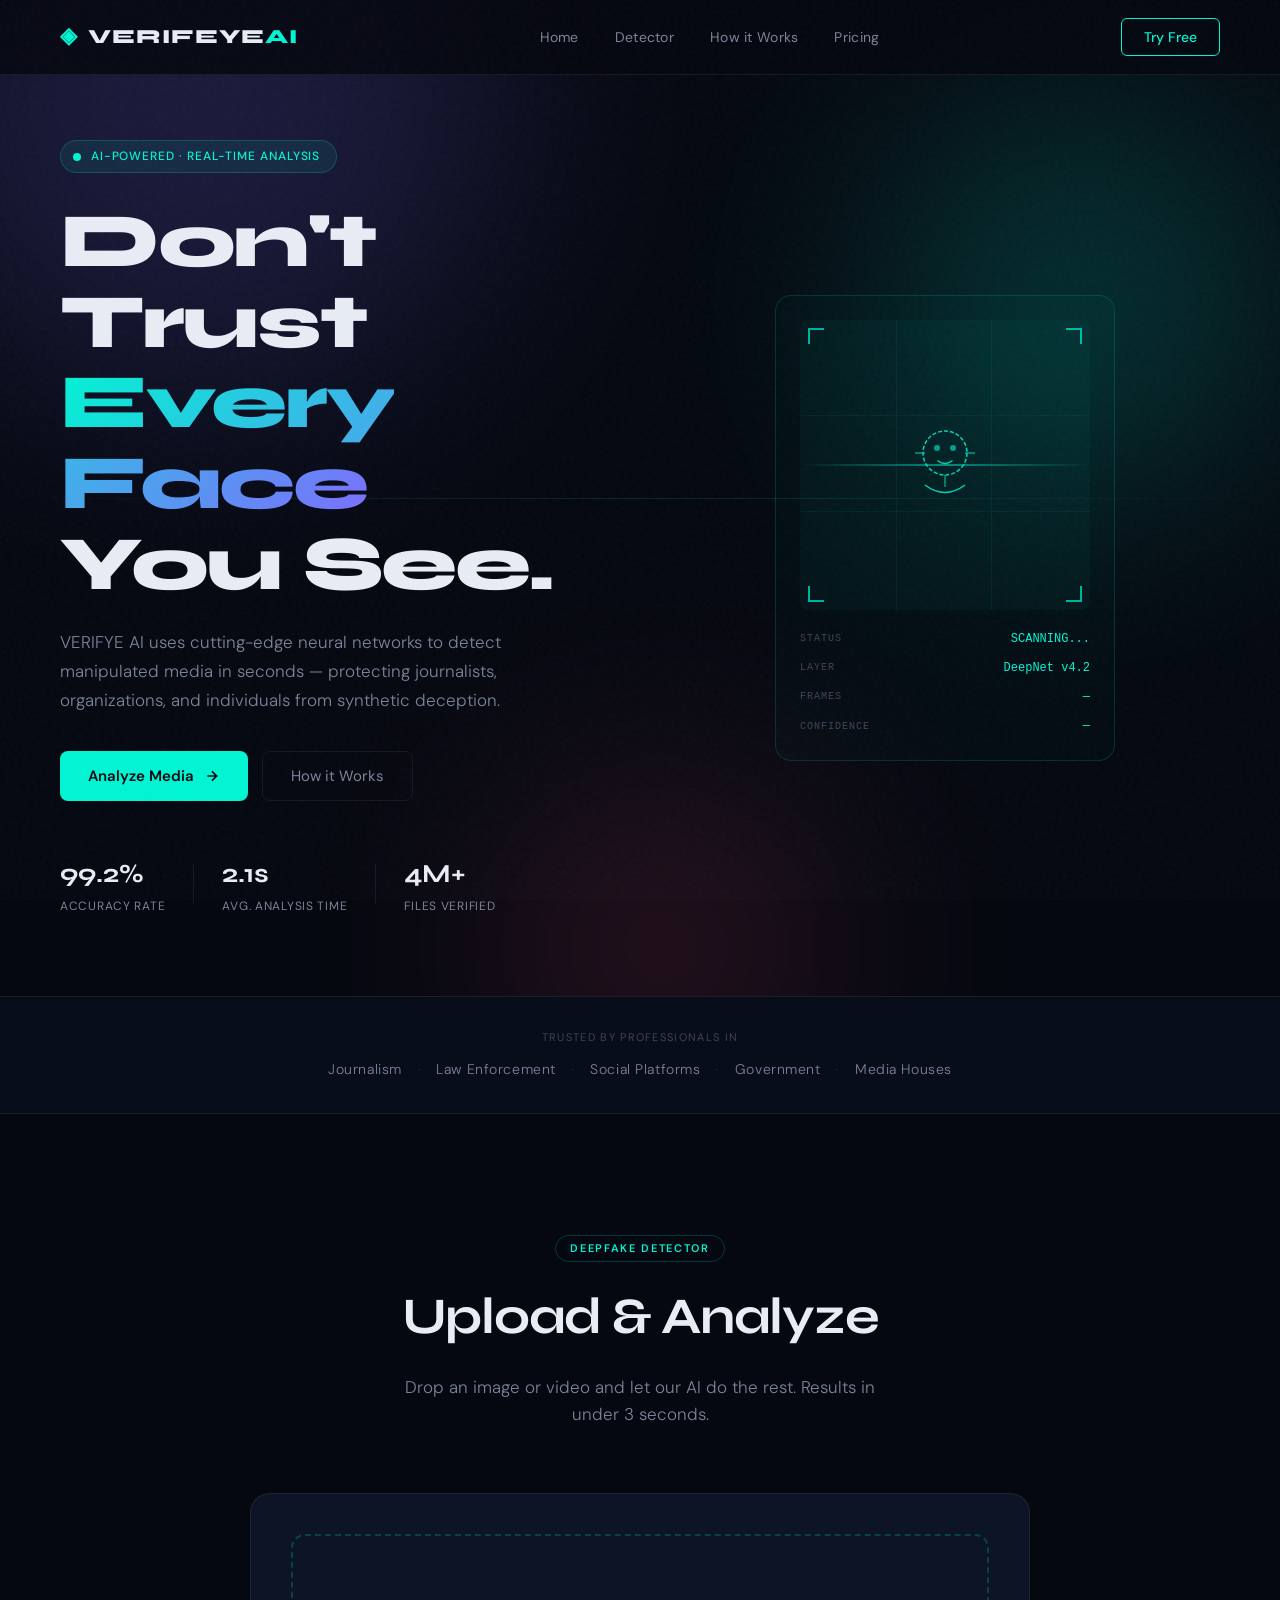
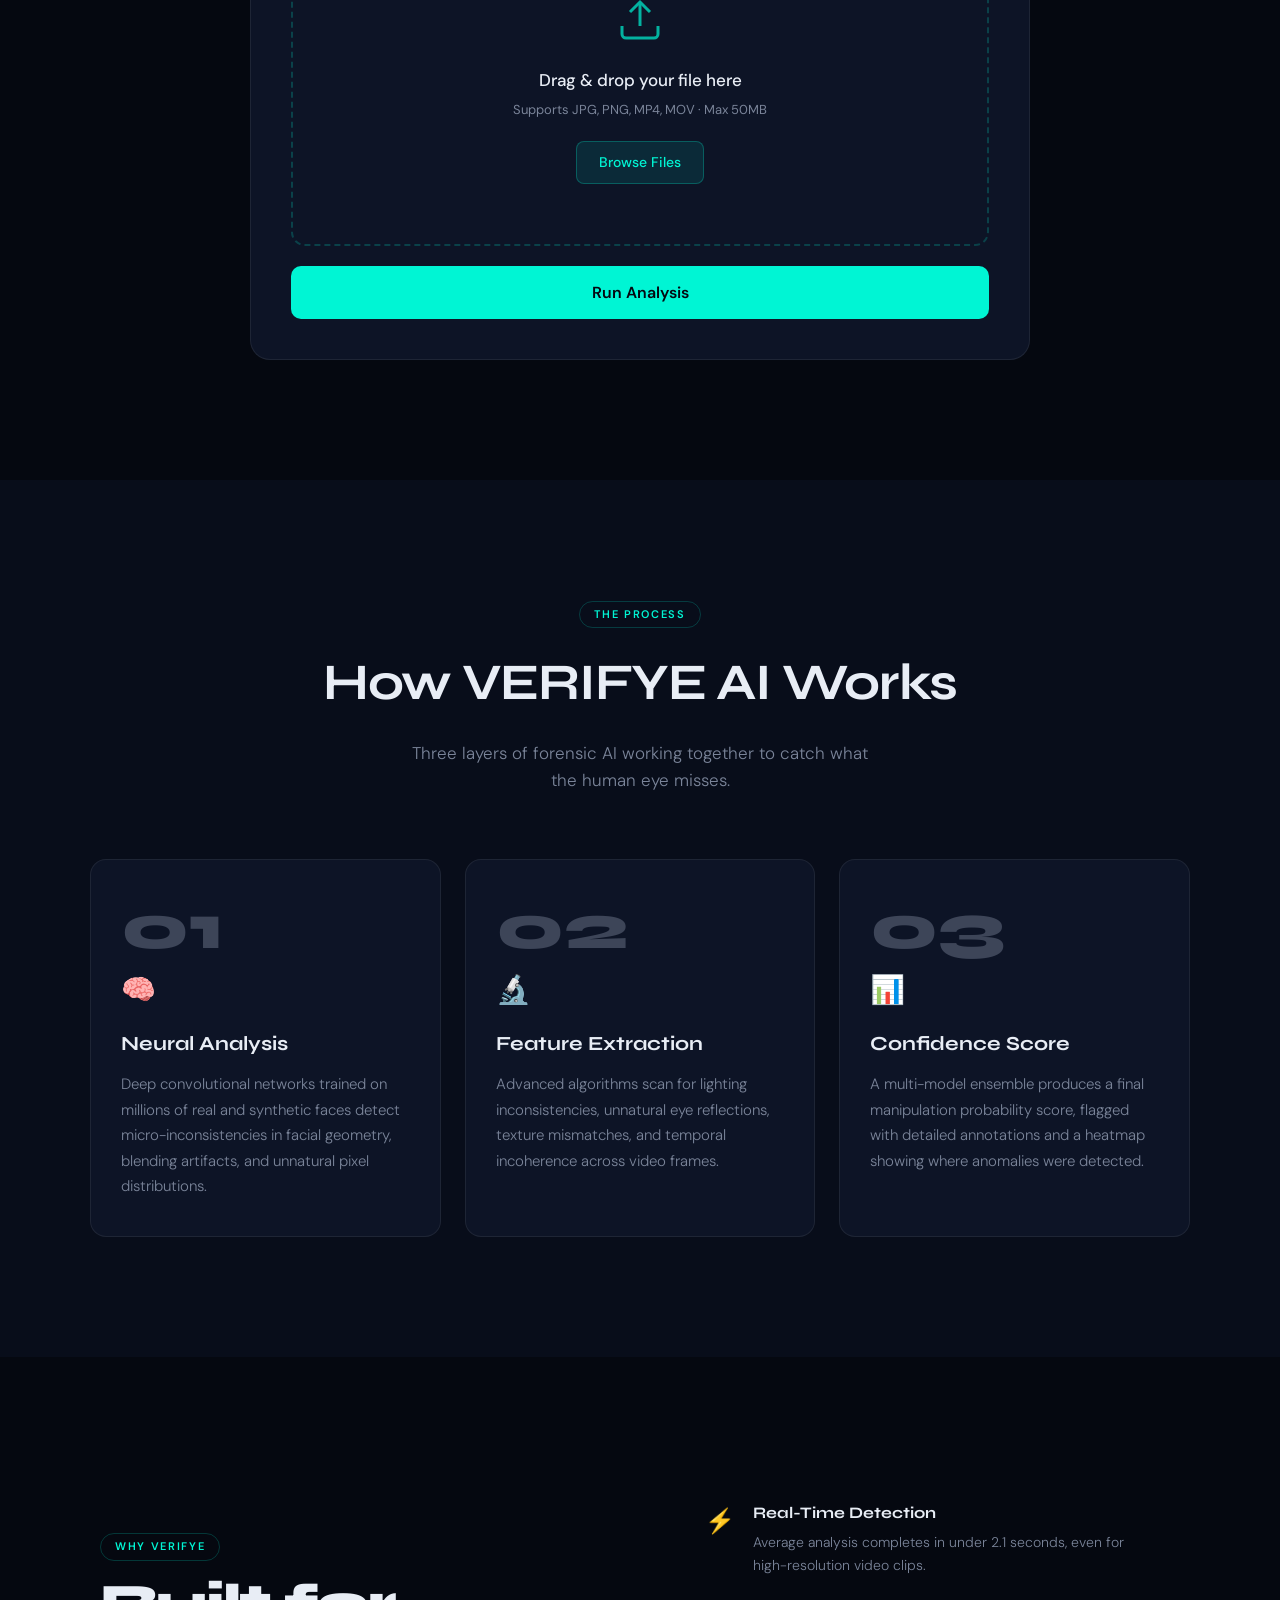
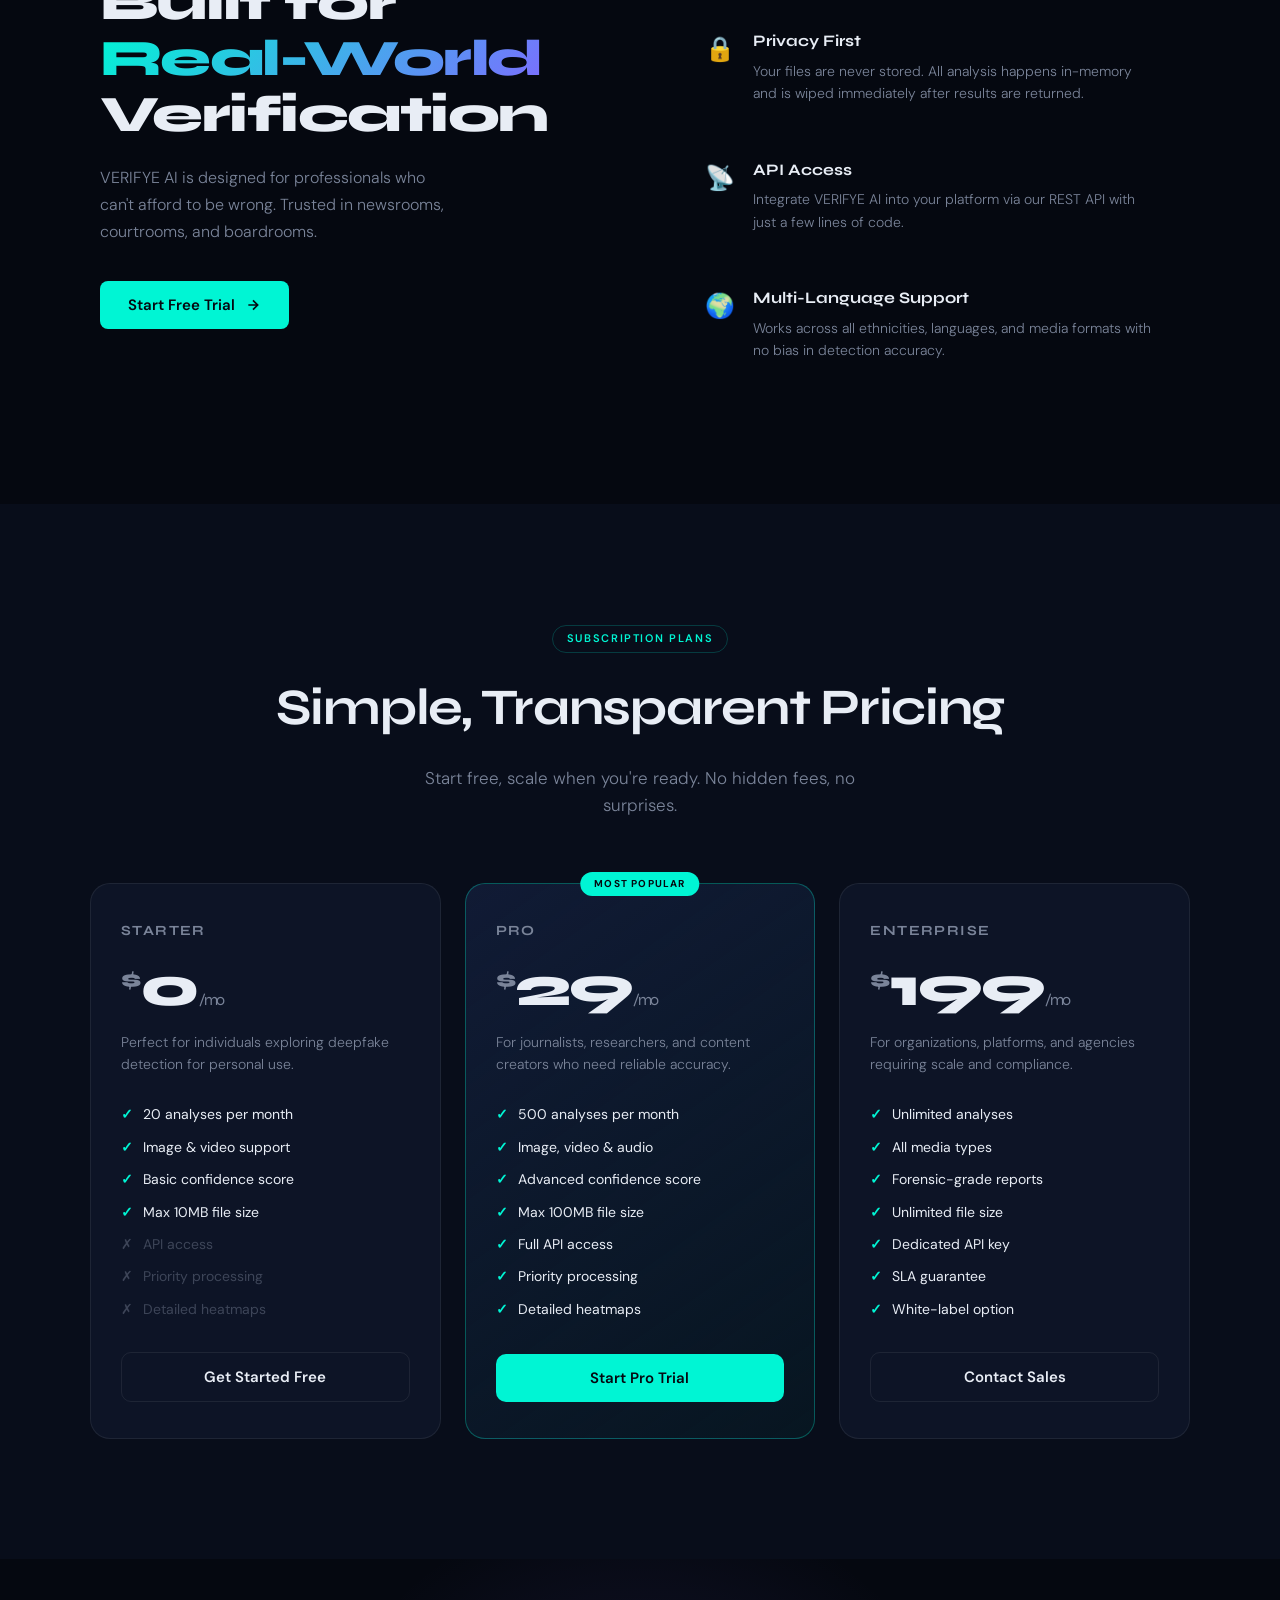
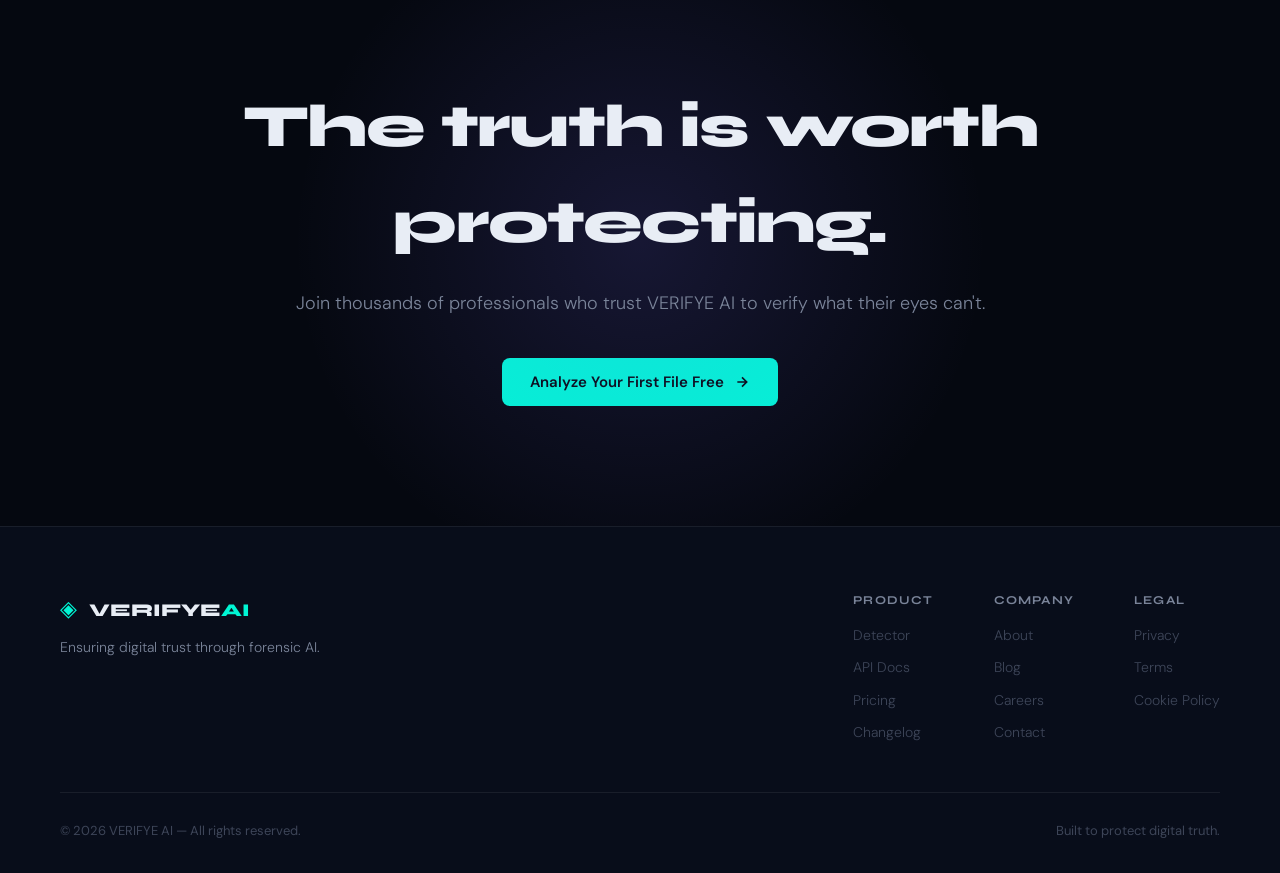
<file: frontend/index.html>
<!doctype html>
<html lang="en">
	<head>
		<title>VERIFYE AI — Deepfake Detection</title>
		<link rel="stylesheet" href="style.css" />
		<link
			href="https://fonts.googleapis.com/css2?family=Syne:wght@400;600;700;800&family=DM+Sans:ital,wght@0,300;0,400;0,500;1,300&display=swap"
			rel="stylesheet"
		/>
	</head>
	<body>
		<!-- NOISE OVERLAY -->
		<div class="noise"></div>

		<!-- NAVBAR -->
		<nav id="navbar">
			<div class="nav-logo">
				<span class="logo-icon">◈</span>
				<span>VERIFEYE<em>AI</em></span>
			</div>
			<ul class="nav-links">
				<li><a href="#">Home</a></li>
				<li><a href="#upload">Detector</a></li>
				<li><a href="#how">How it Works</a></li>
				<li><a href="#pricing">Pricing</a></li>
			</ul>
			<button
				class="nav-cta"
				onclick="
					document
						.getElementById('upload')
						.scrollIntoView({ behavior: 'smooth' })
				"
			>
				Try Free
			</button>
		</nav>

		<!-- HERO -->
		<section class="hero">
			<div class="hero-bg">
				<div class="orb orb1"></div>
				<div class="orb orb2"></div>
				<div class="orb orb3"></div>
				<div class="scan-line"></div>
			</div>
			<div class="hero-content">
				<div class="hero-badge">
					<span class="pulse-dot"></span>
					AI-Powered · Real-Time Analysis
				</div>
				<h1>
					Don't Trust<br />
					<span class="gradient-text">Every Face</span><br />
					You See.
				</h1>
				<p class="hero-sub">
					VERIFYE AI uses cutting-edge neural networks to detect
					manipulated media in seconds — protecting journalists,
					organizations, and individuals from synthetic deception.
				</p>
				<div class="hero-actions">
					<button
						class="btn-primary"
						onclick="
							document
								.getElementById('upload')
								.scrollIntoView({ behavior: 'smooth' })
						"
					>
						<span>Analyze Media</span>
						<svg
							width="16"
							height="16"
							viewBox="0 0 24 24"
							fill="none"
							stroke="currentColor"
							stroke-width="2.5"
						>
							<path d="M5 12h14M12 5l7 7-7 7" />
						</svg>
					</button>
					<button
						class="btn-ghost"
						onclick="
							document
								.getElementById('how')
								.scrollIntoView({ behavior: 'smooth' })
						"
					>
						How it Works
					</button>
				</div>
				<div class="hero-stats">
					<div class="stat">
						<span class="stat-num">99.2%</span
						><span class="stat-label">Accuracy Rate</span>
					</div>
					<div class="stat-divider"></div>
					<div class="stat">
						<span class="stat-num">2.1s</span
						><span class="stat-label">Avg. Analysis Time</span>
					</div>
					<div class="stat-divider"></div>
					<div class="stat">
						<span class="stat-num">4M+</span
						><span class="stat-label">Files Verified</span>
					</div>
				</div>
			</div>
			<div class="hero-visual">
				<div class="scan-frame">
					<div class="face-grid">
						<div class="face-placeholder">
							<div class="face-lines">
								<div class="fl fl1"></div>
								<div class="fl fl2"></div>
								<div class="fl fl3"></div>
								<div class="fl fl4"></div>
							</div>
							<div class="scan-beam"></div>
							<div class="face-icon">
								<svg
									viewBox="0 0 100 100"
									fill="none"
									xmlns="http://www.w3.org/2000/svg"
								>
									<circle
										cx="50"
										cy="38"
										r="22"
										stroke="#00f5d4"
										stroke-width="1.5"
										stroke-dasharray="4 2"
									/>
									<line
										x1="20"
										y1="38"
										x2="30"
										y2="38"
										stroke="#00f5d4"
										stroke-width="1"
									/>
									<line
										x1="70"
										y1="38"
										x2="80"
										y2="38"
										stroke="#00f5d4"
										stroke-width="1"
									/>
									<circle
										cx="42"
										cy="33"
										r="3"
										fill="#00f5d4"
										opacity="0.7"
									/>
									<circle
										cx="58"
										cy="33"
										r="3"
										fill="#00f5d4"
										opacity="0.7"
									/>
									<path
										d="M43 46 Q50 51 57 46"
										stroke="#00f5d4"
										stroke-width="1.5"
										stroke-linecap="round"
									/>
									<path
										d="M30 70 Q50 85 70 70"
										stroke="#00f5d4"
										stroke-width="1.5"
										fill="none"
									/>
									<line
										x1="50"
										y1="60"
										x2="50"
										y2="72"
										stroke="#00f5d4"
										stroke-width="1"
									/>
								</svg>
							</div>
							<div class="corner-tl"></div>
							<div class="corner-tr"></div>
							<div class="corner-bl"></div>
							<div class="corner-br"></div>
						</div>
					</div>
					<div class="scan-data">
						<div class="data-row">
							<span class="data-label">STATUS</span
							><span class="data-val scanning">SCANNING...</span>
						</div>
						<div class="data-row">
							<span class="data-label">LAYER</span
							><span class="data-val">DeepNet v4.2</span>
						</div>
						<div class="data-row">
							<span class="data-label">FRAMES</span
							><span class="data-val">—</span>
						</div>
						<div class="data-row">
							<span class="data-label">CONFIDENCE</span
							><span class="data-val">—</span>
						</div>
					</div>
				</div>
			</div>
		</section>

		<!-- TRUSTED BY -->
		<section class="trusted">
			<p class="trusted-label">Trusted by professionals in</p>
			<div class="trusted-logos">
				<span>Journalism</span>
				<span>·</span>
				<span>Law Enforcement</span>
				<span>·</span>
				<span>Social Platforms</span>
				<span>·</span>
				<span>Government</span>
				<span>·</span>
				<span>Media Houses</span>
			</div>
		</section>

		<!-- UPLOAD SECTION -->
		<section id="upload" class="upload-section">
			<div class="section-header">
				<div class="section-tag">DEEPFAKE DETECTOR</div>
				<h2>Upload & Analyze</h2>
				<p>
					Drop an image or video and let our AI do the rest. Results
					in under 3 seconds.
				</p>
			</div>
			<div class="upload-card">
				<div
					class="upload-zone"
					id="dropZone"
					onclick="document.getElementById('fileInput').click()"
				>
					<div class="upload-icon">
						<svg
							width="48"
							height="48"
							viewBox="0 0 24 24"
							fill="none"
							stroke="currentColor"
							stroke-width="1.5"
						>
							<path d="M21 15v4a2 2 0 01-2 2H5a2 2 0 01-2-2v-4" />
							<polyline points="17 8 12 3 7 8" />
							<line x1="12" y1="3" x2="12" y2="15" />
						</svg>
					</div>
					<p class="upload-text">Drag & drop your file here</p>
					<p class="upload-sub">
						Supports JPG, PNG, MP4, MOV · Max 50MB
					</p>
					<div class="upload-btn-inner">Browse Files</div>
					<input
						type="file"
						id="fileInput"
						accept="image/*,video/*"
						style="display: none"
						onchange="handleFile(this)"
					/>
				</div>
				<div
					id="file-preview"
					class="file-preview"
					style="display: none"
				>
					<div class="file-info">
						<span class="file-icon">📄</span>
						<span id="file-name"></span>
						<button class="remove-file" onclick="removeFile()">
							✕
						</button>
					</div>
				</div>
				<button type="button" class="btn-analyze" id="analyzeBtn">
					<span class="btn-text">Run Analysis</span>
					<span class="btn-loader" style="display: none">
						<svg
							class="spinner"
							width="18"
							height="18"
							viewBox="0 0 24 24"
							fill="none"
							stroke="currentColor"
							stroke-width="2.5"
						>
							<path
								d="M12 2v4M12 18v4M4.93 4.93l2.83 2.83M16.24 16.24l2.83 2.83M2 12h4M18 12h4M4.93 19.07l2.83-2.83M16.24 7.76l2.83-2.83"
							/>
						</svg>
						Analyzing...
					</span>
				</button>
				<div id="result" class="result-box" style="display: none"></div>
			</div>
		</section>

		<!-- HOW IT WORKS -->
		<section id="how" class="how-section">
			<div class="section-header">
				<div class="section-tag">THE PROCESS</div>
				<h2>How VERIFYE AI Works</h2>
				<p>
					Three layers of forensic AI working together to catch what
					the human eye misses.
				</p>
			</div>
			<div class="steps-grid">
				<div class="step-card">
					<div class="step-num">01</div>
					<div class="step-icon">🧠</div>
					<h3>Neural Analysis</h3>
					<p>
						Deep convolutional networks trained on millions of real
						and synthetic faces detect micro-inconsistencies in
						facial geometry, blending artifacts, and unnatural pixel
						distributions.
					</p>
					<div class="step-line"></div>
				</div>
				<div class="step-card">
					<div class="step-num">02</div>
					<div class="step-icon">🔬</div>
					<h3>Feature Extraction</h3>
					<p>
						Advanced algorithms scan for lighting inconsistencies,
						unnatural eye reflections, texture mismatches, and
						temporal incoherence across video frames.
					</p>
					<div class="step-line"></div>
				</div>
				<div class="step-card">
					<div class="step-num">03</div>
					<div class="step-icon">📊</div>
					<h3>Confidence Score</h3>
					<p>
						A multi-model ensemble produces a final manipulation
						probability score, flagged with detailed annotations and
						a heatmap showing where anomalies were detected.
					</p>
					<div class="step-line"></div>
				</div>
			</div>
		</section>

		<!-- FEATURES -->
		<section class="features-section">
			<div class="features-left">
				<div class="section-tag">WHY VERIFYE</div>
				<h2>
					Built for<br /><span class="gradient-text">Real-World</span
					><br />Verification
				</h2>
				<p>
					VERIFYE AI is designed for professionals who can't afford to
					be wrong. Trusted in newsrooms, courtrooms, and boardrooms.
				</p>
				<button
					class="btn-primary"
					onclick="
						document
							.getElementById('upload')
							.scrollIntoView({ behavior: 'smooth' })
					"
				>
					<span>Start Free Trial</span>
					<svg
						width="16"
						height="16"
						viewBox="0 0 24 24"
						fill="none"
						stroke="currentColor"
						stroke-width="2.5"
					>
						<path d="M5 12h14M12 5l7 7-7 7" />
					</svg>
				</button>
			</div>
			<div class="features-right">
				<div class="feature-item">
					<div class="feature-icon">⚡</div>
					<div>
						<h4>Real-Time Detection</h4>
						<p>
							Average analysis completes in under 2.1 seconds,
							even for high-resolution video clips.
						</p>
					</div>
				</div>
				<div class="feature-item">
					<div class="feature-icon">🔒</div>
					<div>
						<h4>Privacy First</h4>
						<p>
							Your files are never stored. All analysis happens
							in-memory and is wiped immediately after results are
							returned.
						</p>
					</div>
				</div>
				<div class="feature-item">
					<div class="feature-icon">📡</div>
					<div>
						<h4>API Access</h4>
						<p>
							Integrate VERIFYE AI into your platform via our REST
							API with just a few lines of code.
						</p>
					</div>
				</div>
				<div class="feature-item">
					<div class="feature-icon">🌍</div>
					<div>
						<h4>Multi-Language Support</h4>
						<p>
							Works across all ethnicities, languages, and media
							formats with no bias in detection accuracy.
						</p>
					</div>
				</div>
			</div>
		</section>

		<!-- PRICING -->
		<section id="pricing" class="pricing-section">
			<div class="section-header">
				<div class="section-tag">SUBSCRIPTION PLANS</div>
				<h2>Simple, Transparent Pricing</h2>
				<p>
					Start free, scale when you're ready. No hidden fees, no
					surprises.
				</p>
			</div>
			<div class="pricing-grid">
				<!-- STARTER -->
				<div class="pricing-card">
					<div class="plan-name">Starter</div>
					<div class="plan-price">
						<span class="price-currency">$</span>0<span
							class="price-period"
							>/mo</span
						>
					</div>
					<p class="plan-desc">
						Perfect for individuals exploring deepfake detection for
						personal use.
					</p>
					<ul class="plan-features">
						<li>
							<span class="check">✓</span> 20 analyses per month
						</li>
						<li>
							<span class="check">✓</span> Image & video support
						</li>
						<li>
							<span class="check">✓</span> Basic confidence score
						</li>
						<li><span class="check">✓</span> Max 10MB file size</li>
						<li><span class="x">✗</span> API access</li>
						<li><span class="x">✗</span> Priority processing</li>
						<li><span class="x">✗</span> Detailed heatmaps</li>
					</ul>
					<button class="plan-btn plan-btn-ghost">
						Get Started Free
					</button>
				</div>

				<!-- PRO (FEATURED) -->
				<div class="pricing-card pricing-featured">
					<div class="plan-badge">MOST POPULAR</div>
					<div class="plan-name">Pro</div>
					<div class="plan-price">
						<span class="price-currency">$</span>29<span
							class="price-period"
							>/mo</span
						>
					</div>
					<p class="plan-desc">
						For journalists, researchers, and content creators who
						need reliable accuracy.
					</p>
					<ul class="plan-features">
						<li>
							<span class="check">✓</span> 500 analyses per month
						</li>
						<li>
							<span class="check">✓</span> Image, video & audio
						</li>
						<li>
							<span class="check">✓</span> Advanced confidence
							score
						</li>
						<li>
							<span class="check">✓</span> Max 100MB file size
						</li>
						<li><span class="check">✓</span> Full API access</li>
						<li>
							<span class="check">✓</span> Priority processing
						</li>
						<li><span class="check">✓</span> Detailed heatmaps</li>
					</ul>
					<button class="plan-btn plan-btn-primary">
						Start Pro Trial
					</button>
				</div>

				<!-- ENTERPRISE -->
				<div class="pricing-card">
					<div class="plan-name">Enterprise</div>
					<div class="plan-price">
						<span class="price-currency">$</span>199<span
							class="price-period"
							>/mo</span
						>
					</div>
					<p class="plan-desc">
						For organizations, platforms, and agencies requiring
						scale and compliance.
					</p>
					<ul class="plan-features">
						<li><span class="check">✓</span> Unlimited analyses</li>
						<li><span class="check">✓</span> All media types</li>
						<li>
							<span class="check">✓</span> Forensic-grade reports
						</li>
						<li>
							<span class="check">✓</span> Unlimited file size
						</li>
						<li><span class="check">✓</span> Dedicated API key</li>
						<li><span class="check">✓</span> SLA guarantee</li>
						<li><span class="check">✓</span> White-label option</li>
					</ul>
					<button class="plan-btn plan-btn-ghost">
						Contact Sales
					</button>
				</div>
			</div>
		</section>

		<!-- CTA BANNER -->
		<section class="cta-banner">
			<div class="cta-orb"></div>
			<h2>The truth is worth protecting.</h2>
			<p>
				Join thousands of professionals who trust VERIFYE AI to verify
				what their eyes can't.
			</p>
			<button
				class="btn-primary"
				onclick="
					document
						.getElementById('upload')
						.scrollIntoView({ behavior: 'smooth' })
				"
			>
				<span>Analyze Your First File Free</span>
				<svg
					width="16"
					height="16"
					viewBox="0 0 24 24"
					fill="none"
					stroke="currentColor"
					stroke-width="2.5"
				>
					<path d="M5 12h14M12 5l7 7-7 7" />
				</svg>
			</button>
		</section>

		<!-- FOOTER -->
		<footer>
			<div class="footer-top">
				<div class="footer-brand">
					<span class="logo-icon">◈</span>
					<span class="footer-name">VERIFYE<em>AI</em></span>
					<p>Ensuring digital trust through forensic AI.</p>
				</div>
				<div class="footer-links">
					<div class="footer-col">
						<h5>Product</h5>
						<a href="#">Detector</a>
						<a href="#">API Docs</a>
						<a href="#">Pricing</a>
						<a href="#">Changelog</a>
					</div>
					<div class="footer-col">
						<h5>Company</h5>
						<a href="#">About</a>
						<a href="#">Blog</a>
						<a href="#">Careers</a>
						<a href="#">Contact</a>
					</div>
					<div class="footer-col">
						<h5>Legal</h5>
						<a href="#">Privacy</a>
						<a href="#">Terms</a>
						<a href="#">Cookie Policy</a>
					</div>
				</div>
			</div>
			<div class="footer-bottom">
				<p>© 2026 VERIFYE AI — All rights reserved.</p>
				<p>Built to protect digital truth.</p>
			</div>
		</footer>

		<script src="script.js"></script>
	</body>
</html>
</file>
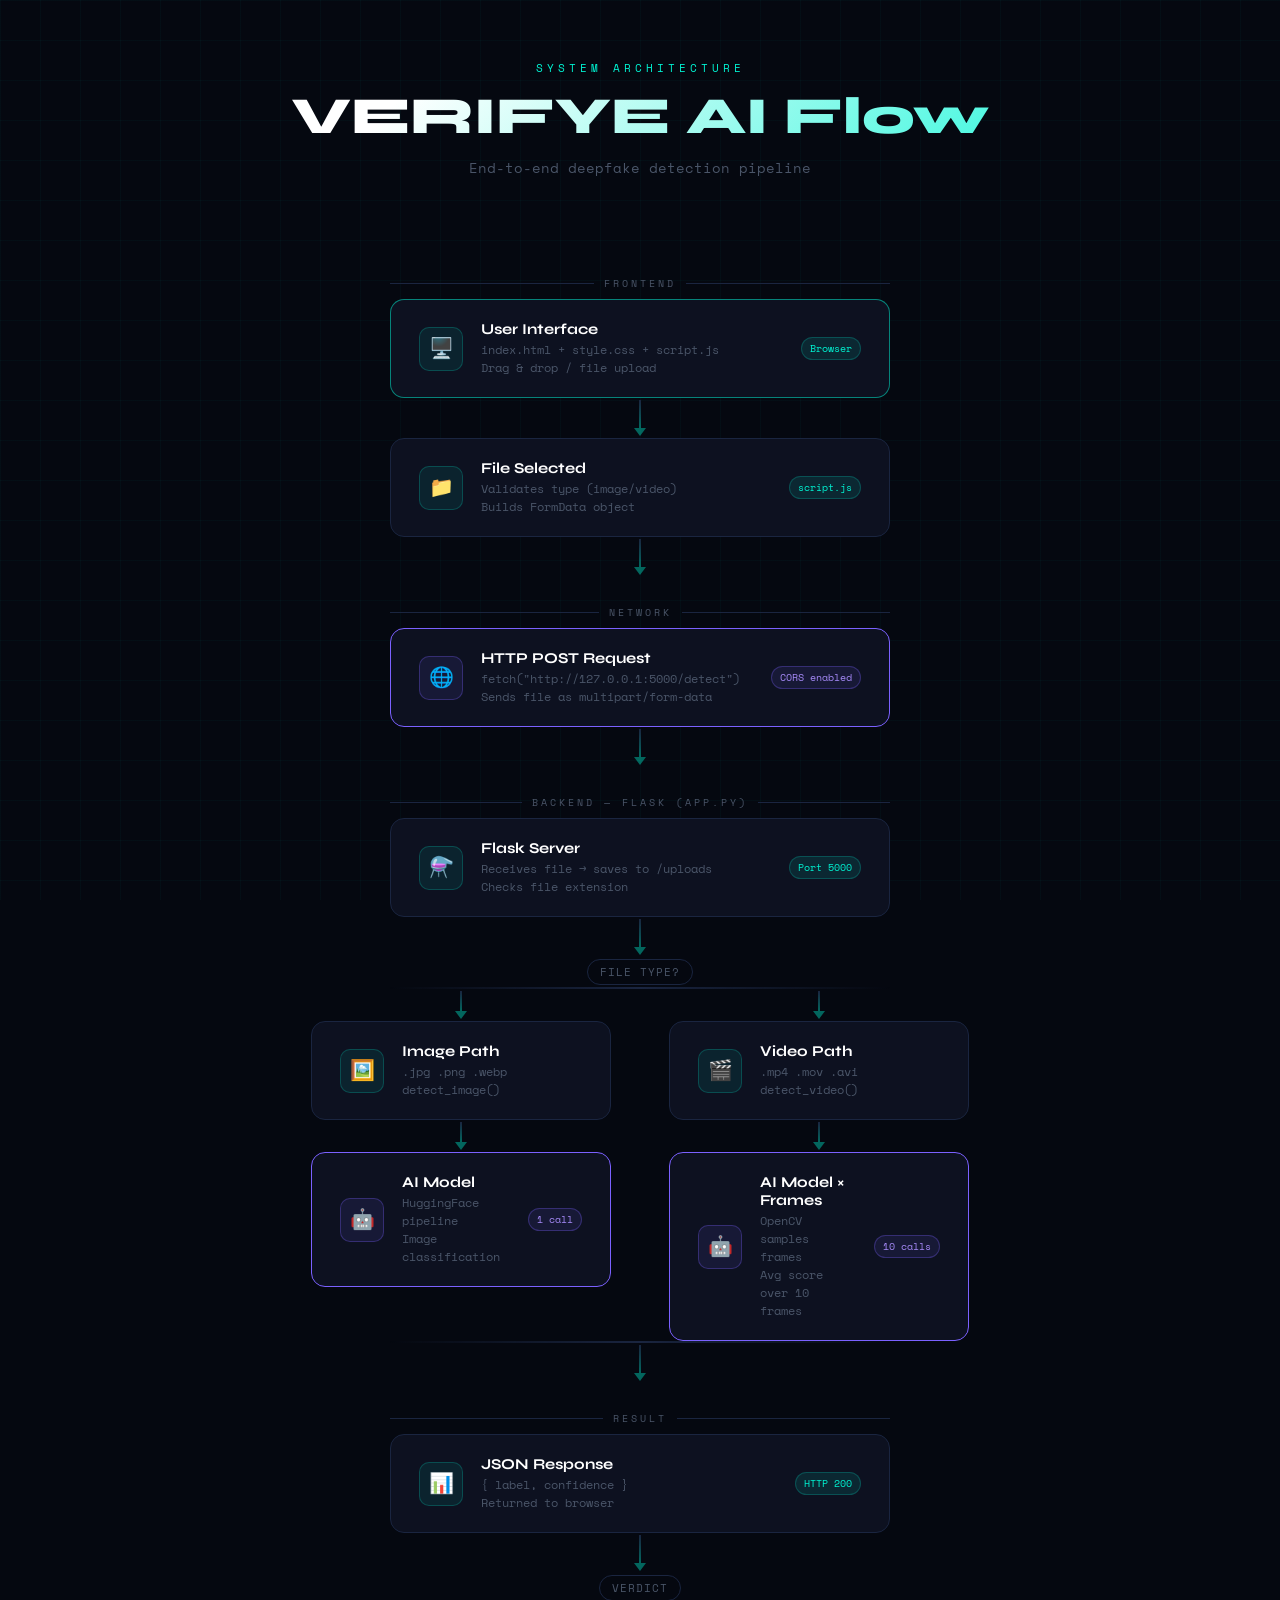
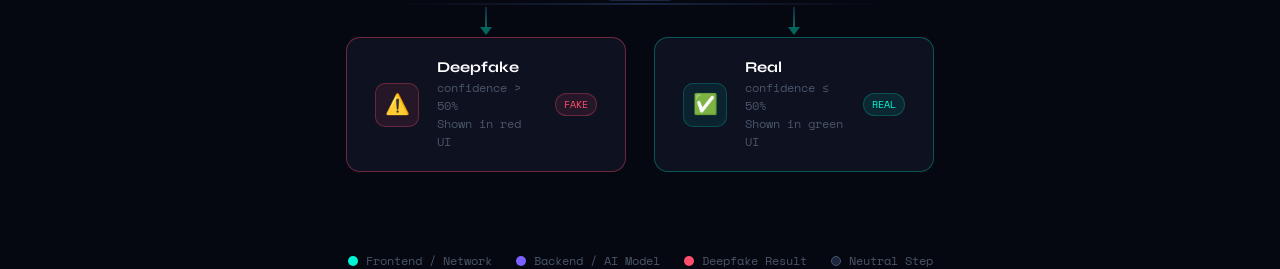
<file: flowdiagram.html>
<!DOCTYPE html>
<html lang="en">
<head>
<meta charset="UTF-8">
<meta name="viewport" content="width=device-width, initial-scale=1.0">
<title>VERIFYE AI – System Flow</title>
<style>
  @import url('https://fonts.googleapis.com/css2?family=Space+Mono:wght@400;700&family=Syne:wght@400;700;800&display=swap');

  :root {
    --bg: #050810;
    --surface: #0d1120;
    --border: #1a2540;
    --accent: #00f5d4;
    --accent2: #7b61ff;
    --danger: #ff4d6d;
    --safe: #00f5d4;
    --text: #e2e8f0;
    --muted: #4a5568;
  }

  * { margin: 0; padding: 0; box-sizing: border-box; }

  body {
    background: var(--bg);
    color: var(--text);
    font-family: 'Syne', sans-serif;
    min-height: 100vh;
    overflow-x: hidden;
  }

  /* background grid */
  body::before {
    content: '';
    position: fixed;
    inset: 0;
    background-image:
      linear-gradient(rgba(0,245,212,0.03) 1px, transparent 1px),
      linear-gradient(90deg, rgba(0,245,212,0.03) 1px, transparent 1px);
    background-size: 40px 40px;
    pointer-events: none;
    z-index: 0;
  }

  header {
    text-align: center;
    padding: 60px 20px 20px;
    position: relative;
    z-index: 1;
  }

  header .tag {
    font-family: 'Space Mono', monospace;
    font-size: 11px;
    letter-spacing: 4px;
    color: var(--accent);
    text-transform: uppercase;
    margin-bottom: 12px;
    display: block;
  }

  header h1 {
    font-size: clamp(28px, 5vw, 52px);
    font-weight: 800;
    background: linear-gradient(135deg, #fff 30%, var(--accent));
    -webkit-background-clip: text;
    -webkit-text-fill-color: transparent;
    background-clip: text;
    line-height: 1.1;
  }

  header p {
    margin-top: 12px;
    color: var(--muted);
    font-size: 14px;
    font-family: 'Space Mono', monospace;
  }

  /* ---- DIAGRAM CONTAINER ---- */
  .diagram {
    max-width: 900px;
    margin: 50px auto 80px;
    padding: 0 20px;
    position: relative;
    z-index: 1;
    display: flex;
    flex-direction: column;
    align-items: center;
    gap: 0;
  }

  /* NODE */
  .node {
    position: relative;
    width: 100%;
    max-width: 500px;
    background: var(--surface);
    border: 1px solid var(--border);
    border-radius: 14px;
    padding: 20px 28px;
    display: flex;
    align-items: center;
    gap: 18px;
    cursor: default;
    transition: border-color 0.3s, box-shadow 0.3s, transform 0.3s;
    animation: fadeUp 0.5s ease both;
  }

  .node:hover {
    border-color: var(--accent);
    box-shadow: 0 0 30px rgba(0,245,212,0.12), 0 0 0 1px rgba(0,245,212,0.1);
    transform: translateY(-2px);
  }

  .node.highlight { border-color: var(--accent2); }
  .node.highlight:hover { border-color: var(--accent2); box-shadow: 0 0 30px rgba(123,97,255,0.15); }

  .node-icon {
    width: 44px;
    height: 44px;
    border-radius: 10px;
    background: rgba(0,245,212,0.08);
    border: 1px solid rgba(0,245,212,0.2);
    display: flex;
    align-items: center;
    justify-content: center;
    font-size: 20px;
    flex-shrink: 0;
  }

  .node.highlight .node-icon {
    background: rgba(123,97,255,0.1);
    border-color: rgba(123,97,255,0.3);
  }

  .node-content { flex: 1; }

  .node-title {
    font-size: 15px;
    font-weight: 700;
    color: #fff;
    margin-bottom: 3px;
  }

  .node-desc {
    font-size: 12px;
    color: var(--muted);
    font-family: 'Space Mono', monospace;
    line-height: 1.5;
  }

  .node-badge {
    font-family: 'Space Mono', monospace;
    font-size: 10px;
    padding: 3px 8px;
    border-radius: 20px;
    background: rgba(0,245,212,0.1);
    color: var(--accent);
    border: 1px solid rgba(0,245,212,0.2);
    white-space: nowrap;
  }

  .node.highlight .node-badge {
    background: rgba(123,97,255,0.1);
    color: #a78bfa;
    border-color: rgba(123,97,255,0.3);
  }

  /* ARROW */
  .arrow {
    display: flex;
    flex-direction: column;
    align-items: center;
    gap: 0;
    margin: 2px 0;
  }

  .arrow-line {
    width: 2px;
    height: 28px;
    background: linear-gradient(to bottom, var(--border), rgba(0,245,212,0.4));
  }

  .arrow-head {
    width: 0;
    height: 0;
    border-left: 6px solid transparent;
    border-right: 6px solid transparent;
    border-top: 8px solid rgba(0,245,212,0.4);
  }

  /* BRANCH */
  .branch-container {
    width: 100%;
    display: flex;
    flex-direction: column;
    align-items: center;
  }

  .branch-label {
    font-family: 'Space Mono', monospace;
    font-size: 11px;
    color: var(--muted);
    background: var(--bg);
    padding: 4px 12px;
    border: 1px solid var(--border);
    border-radius: 20px;
    margin: 2px 0;
    letter-spacing: 1px;
  }

  .branch-row {
    display: flex;
    width: 100%;
    max-width: 700px;
    gap: 16px;
    justify-content: center;
    align-items: flex-start;
  }

  .branch-col {
    flex: 1;
    display: flex;
    flex-direction: column;
    align-items: center;
    gap: 0;
  }

  .branch-line {
    width: 100%;
    height: 2px;
    background: linear-gradient(to right, transparent, var(--border), transparent);
    margin: 0;
  }

  .branch-arrow-down {
    display: flex;
    flex-direction: column;
    align-items: center;
    margin: 2px 0;
  }

  .branch-arrow-down .arrow-line { height: 20px; }

  /* RESULT NODES */
  .node.fake { border-color: rgba(255,77,109,0.4); max-width: 280px; }
  .node.fake:hover { border-color: var(--danger); box-shadow: 0 0 30px rgba(255,77,109,0.15); }
  .node.fake .node-icon { background: rgba(255,77,109,0.1); border-color: rgba(255,77,109,0.3); }
  .node.fake .node-badge { background: rgba(255,77,109,0.1); color: #ff4d6d; border-color: rgba(255,77,109,0.3); }

  .node.real { border-color: rgba(0,245,212,0.3); max-width: 280px; }
  .node.real .node-badge { background: rgba(0,245,212,0.1); color: var(--accent); }

  /* SECTION DIVIDER */
  .section-label {
    font-family: 'Space Mono', monospace;
    font-size: 10px;
    letter-spacing: 3px;
    color: var(--muted);
    text-transform: uppercase;
    margin: 28px 0 8px;
    display: flex;
    align-items: center;
    gap: 10px;
    width: 100%;
    max-width: 500px;
  }

  .section-label::before, .section-label::after {
    content: '';
    flex: 1;
    height: 1px;
    background: var(--border);
  }

  /* LEGEND */
  .legend {
    display: flex;
    gap: 24px;
    justify-content: center;
    flex-wrap: wrap;
    margin-top: 50px;
    padding: 0 20px;
    position: relative;
    z-index: 1;
  }

  .legend-item {
    display: flex;
    align-items: center;
    gap: 8px;
    font-size: 12px;
    font-family: 'Space Mono', monospace;
    color: var(--muted);
  }

  .legend-dot {
    width: 10px;
    height: 10px;
    border-radius: 50%;
  }

  @keyframes fadeUp {
    from { opacity: 0; transform: translateY(16px); }
    to { opacity: 1; transform: translateY(0); }
  }

  .node:nth-child(1) { animation-delay: 0.05s; }
  .node:nth-child(2) { animation-delay: 0.1s; }
  .node:nth-child(3) { animation-delay: 0.15s; }

  /* pulse on accent nodes */
  .node.start {
    border-color: rgba(0,245,212,0.5);
    box-shadow: 0 0 0 0 rgba(0,245,212,0.3);
    animation: fadeUp 0.5s ease both, pulse 2.5s ease-in-out 1s infinite;
  }

  @keyframes pulse {
    0%, 100% { box-shadow: 0 0 0 0 rgba(0,245,212,0.2); }
    50% { box-shadow: 0 0 0 8px rgba(0,245,212,0); }
  }
</style>
</head>
<body>

<header>
  <span class="tag">System Architecture</span>
  <h1>VERIFYE AI Flow</h1>
  <p>End-to-end deepfake detection pipeline</p>
</header>

<div class="diagram">

  <!-- FRONTEND -->
  <div class="section-label">Frontend</div>

  <div class="node start" style="animation-delay:0.05s">
    <div class="node-icon">🖥️</div>
    <div class="node-content">
      <div class="node-title">User Interface</div>
      <div class="node-desc">index.html + style.css + script.js<br>Drag & drop / file upload</div>
    </div>
    <div class="node-badge">Browser</div>
  </div>

  <div class="arrow"><div class="arrow-line"></div><div class="arrow-head"></div></div>

  <div class="node" style="animation-delay:0.1s">
    <div class="node-icon">📁</div>
    <div class="node-content">
      <div class="node-title">File Selected</div>
      <div class="node-desc">Validates type (image/video)<br>Builds FormData object</div>
    </div>
    <div class="node-badge">script.js</div>
  </div>

  <div class="arrow"><div class="arrow-line"></div><div class="arrow-head"></div></div>

  <!-- NETWORK -->
  <div class="section-label">Network</div>

  <div class="node highlight" style="animation-delay:0.15s">
    <div class="node-icon">🌐</div>
    <div class="node-content">
      <div class="node-title">HTTP POST Request</div>
      <div class="node-desc">fetch("http://127.0.0.1:5000/detect")<br>Sends file as multipart/form-data</div>
    </div>
    <div class="node-badge">CORS enabled</div>
  </div>

  <div class="arrow"><div class="arrow-line"></div><div class="arrow-head"></div></div>

  <!-- BACKEND -->
  <div class="section-label">Backend — Flask (app.py)</div>

  <div class="node" style="animation-delay:0.2s">
    <div class="node-icon">⚗️</div>
    <div class="node-content">
      <div class="node-title">Flask Server</div>
      <div class="node-desc">Receives file → saves to /uploads<br>Checks file extension</div>
    </div>
    <div class="node-badge">Port 5000</div>
  </div>

  <div class="arrow"><div class="arrow-line"></div><div class="arrow-head"></div></div>

  <!-- BRANCH: image or video -->
  <div class="branch-container">
    <div class="branch-label">FILE TYPE?</div>
    <div class="branch-line" style="max-width:500px"></div>

    <div class="branch-row">
      <!-- IMAGE PATH -->
      <div class="branch-col">
        <div class="branch-arrow-down">
          <div class="arrow-line"></div>
          <div class="arrow-head"></div>
        </div>
        <div class="node" style="max-width:300px; animation-delay:0.25s">
          <div class="node-icon">🖼️</div>
          <div class="node-content">
            <div class="node-title">Image Path</div>
            <div class="node-desc">.jpg .png .webp<br>detect_image()</div>
          </div>
        </div>
        <div class="branch-arrow-down" style="margin-top:2px">
          <div class="arrow-line"></div>
          <div class="arrow-head"></div>
        </div>
        <div class="node highlight" style="max-width:300px; animation-delay:0.3s">
          <div class="node-icon">🤖</div>
          <div class="node-content">
            <div class="node-title">AI Model</div>
            <div class="node-desc">HuggingFace pipeline<br>Image classification</div>
          </div>
          <div class="node-badge">1 call</div>
        </div>
      </div>

      <!-- VIDEO PATH -->
      <div class="branch-col">
        <div class="branch-arrow-down">
          <div class="arrow-line"></div>
          <div class="arrow-head"></div>
        </div>
        <div class="node" style="max-width:300px; animation-delay:0.25s">
          <div class="node-icon">🎬</div>
          <div class="node-content">
            <div class="node-title">Video Path</div>
            <div class="node-desc">.mp4 .mov .avi<br>detect_video()</div>
          </div>
        </div>
        <div class="branch-arrow-down" style="margin-top:2px">
          <div class="arrow-line"></div>
          <div class="arrow-head"></div>
        </div>
        <div class="node highlight" style="max-width:300px; animation-delay:0.3s">
          <div class="node-icon">🤖</div>
          <div class="node-content">
            <div class="node-title">AI Model × Frames</div>
            <div class="node-desc">OpenCV samples frames<br>Avg score over 10 frames</div>
          </div>
          <div class="node-badge">10 calls</div>
        </div>
      </div>
    </div>

    <!-- merge back -->
    <div class="branch-line" style="max-width:500px; margin-top:0"></div>
    <div class="arrow" style="margin-top:2px"><div class="arrow-line"></div><div class="arrow-head"></div></div>
  </div>

  <!-- RESULT -->
  <div class="section-label">Result</div>

  <div class="node" style="animation-delay:0.35s">
    <div class="node-icon">📊</div>
    <div class="node-content">
      <div class="node-title">JSON Response</div>
      <div class="node-desc">{ label, confidence }<br>Returned to browser</div>
    </div>
    <div class="node-badge">HTTP 200</div>
  </div>

  <div class="arrow"><div class="arrow-line"></div><div class="arrow-head"></div></div>

  <!-- FINAL BRANCH -->
  <div class="branch-container">
    <div class="branch-label">VERDICT</div>
    <div class="branch-line" style="max-width:500px"></div>

    <div class="branch-row" style="max-width:600px">
      <div class="branch-col">
        <div class="branch-arrow-down">
          <div class="arrow-line"></div>
          <div class="arrow-head"></div>
        </div>
        <div class="node fake" style="animation-delay:0.4s">
          <div class="node-icon">⚠️</div>
          <div class="node-content">
            <div class="node-title">Deepfake</div>
            <div class="node-desc">confidence > 50%<br>Shown in red UI</div>
          </div>
          <div class="node-badge">FAKE</div>
        </div>
      </div>

      <div class="branch-col">
        <div class="branch-arrow-down">
          <div class="arrow-line"></div>
          <div class="arrow-head"></div>
        </div>
        <div class="node real" style="animation-delay:0.4s">
          <div class="node-icon">✅</div>
          <div class="node-content">
            <div class="node-title">Real</div>
            <div class="node-desc">confidence ≤ 50%<br>Shown in green UI</div>
          </div>
          <div class="node-badge">REAL</div>
        </div>
      </div>
    </div>
  </div>

</div>

<!-- LEGEND -->
<div class="legend">
  <div class="legend-item"><div class="legend-dot" style="background:#00f5d4"></div>Frontend / Network</div>
  <div class="legend-item"><div class="legend-dot" style="background:#7b61ff"></div>Backend / AI Model</div>
  <div class="legend-item"><div class="legend-dot" style="background:#ff4d6d"></div>Deepfake Result</div>
  <div class="legend-item"><div class="legend-dot" style="background:#1a2540; border:1px solid #4a5568"></div>Neutral Step</div>
</div>

</body>
</html>
</file>
<file: frontend/style.css>
/* ===========================
   CSS VARIABLES & RESET
=========================== */
:root {
	--bg: #050810;
	--bg2: #080d1a;
	--surface: #0d1426;
	--surface2: #111b35;
	--border: rgba(255, 255, 255, 0.07);
	--accent: #00f5d4;
	--accent2: #7c6dff;
	--accent3: #ff4f7b;
	--text: #e8edf5;
	--text-dim: #7a8499;
	--text-dimmer: #3d4558;
	--font-display: "Syne", sans-serif;
	--font-body: "DM Sans", sans-serif;
}

*,
*::before,
*::after {
	box-sizing: border-box;
	margin: 0;
	padding: 0;
}

html {
	scroll-behavior: smooth;
}

body {
	background: var(--bg);
	color: var(--text);
	font-family: var(--font-body);
	font-size: 16px;
	line-height: 1.6;
	overflow-x: hidden;
}

/* NOISE TEXTURE */
.noise {
	position: fixed;
	inset: 0;
	background-image: url("data:image/svg+xml,%3Csvg viewBox='0 0 256 256' xmlns='http://www.w3.org/2000/svg'%3E%3Cfilter id='noise'%3E%3CfeTurbulence type='fractalNoise' baseFrequency='0.9' numOctaves='4' stitchTiles='stitch'/%3E%3C/filter%3E%3Crect width='100%25' height='100%25' filter='url(%23noise)' opacity='1'/%3E%3C/svg%3E");
	opacity: 0.03;
	pointer-events: none;
	z-index: 9999;
}

/* ===========================
   NAVBAR
=========================== */
nav {
	position: fixed;
	top: 0;
	left: 0;
	right: 0;
	z-index: 1000;
	display: flex;
	align-items: center;
	justify-content: space-between;
	padding: 18px 60px;
	background: rgba(5, 8, 16, 0.85);
	backdrop-filter: blur(20px);
	border-bottom: 1px solid var(--border);
	transition: all 0.3s;
}

.nav-logo {
	display: flex;
	align-items: center;
	gap: 10px;
	font-family: var(--font-display);
	font-weight: 800;
	font-size: 20px;
	letter-spacing: 0.05em;
	cursor: pointer;
}
.nav-logo em {
	font-style: normal;
	color: var(--accent);
}
.logo-icon {
	font-size: 22px;
	color: var(--accent);
}

.nav-links {
	display: flex;
	list-style: none;
	gap: 36px;
}
.nav-links a {
	color: var(--text-dim);
	text-decoration: none;
	font-size: 14px;
	font-weight: 400;
	letter-spacing: 0.02em;
	transition: color 0.2s;
}
.nav-links a:hover {
	color: var(--text);
}

.nav-cta {
	background: transparent;
	border: 1px solid var(--accent);
	color: var(--accent);
	padding: 9px 22px;
	border-radius: 6px;
	font-family: var(--font-body);
	font-size: 14px;
	font-weight: 500;
	cursor: pointer;
	transition: all 0.2s;
}
.nav-cta:hover {
	background: var(--accent);
	color: var(--bg);
}

/* ===========================
   HERO
=========================== */
.hero {
	min-height: 100vh;
	padding: 140px 60px 80px;
	display: flex;
	align-items: center;
	gap: 60px;
	position: relative;
	overflow: hidden;
}

.hero-bg {
	position: absolute;
	inset: 0;
	pointer-events: none;
}

.orb {
	position: absolute;
	border-radius: 50%;
	filter: blur(120px);
	opacity: 0.18;
}
.orb1 {
	width: 600px;
	height: 600px;
	background: var(--accent2);
	top: -200px;
	left: -100px;
	animation: drift1 12s ease-in-out infinite alternate;
}
.orb2 {
	width: 400px;
	height: 400px;
	background: var(--accent);
	top: 100px;
	right: 0;
	animation: drift2 10s ease-in-out infinite alternate;
}
.orb3 {
	width: 300px;
	height: 300px;
	background: var(--accent3);
	bottom: -100px;
	left: 40%;
	animation: drift1 14s ease-in-out infinite alternate-reverse;
}

@keyframes drift1 {
	from {
		transform: translate(0, 0);
	}
	to {
		transform: translate(30px, 40px);
	}
}
@keyframes drift2 {
	from {
		transform: translate(0, 0);
	}
	to {
		transform: translate(-20px, 30px);
	}
}

.scan-line {
	position: absolute;
	width: 100%;
	height: 1px;
	background: linear-gradient(90deg, transparent, var(--accent), transparent);
	opacity: 0.15;
	top: 50%;
	animation: scanMove 6s ease-in-out infinite;
}
@keyframes scanMove {
	0%,
	100% {
		top: 20%;
		opacity: 0;
	}
	50% {
		top: 80%;
		opacity: 0.25;
	}
}

.hero-content {
	flex: 1;
	max-width: 600px;
	position: relative;
	z-index: 2;
}
.hero-visual {
	flex: 1;
	display: flex;
	justify-content: center;
	position: relative;
	z-index: 2;
}

.hero-badge {
	display: inline-flex;
	align-items: center;
	gap: 10px;
	background: rgba(0, 245, 212, 0.08);
	border: 1px solid rgba(0, 245, 212, 0.2);
	border-radius: 100px;
	padding: 6px 16px 6px 12px;
	font-size: 12px;
	color: var(--accent);
	font-weight: 500;
	letter-spacing: 0.08em;
	text-transform: uppercase;
	margin-bottom: 28px;
	animation: fadeUp 0.6s ease both;
}
.pulse-dot {
	width: 8px;
	height: 8px;
	background: var(--accent);
	border-radius: 50%;
	animation: pulse 2s infinite;
}
@keyframes pulse {
	0%,
	100% {
		box-shadow: 0 0 0 0 rgba(0, 245, 212, 0.4);
	}
	50% {
		box-shadow: 0 0 0 6px rgba(0, 245, 212, 0);
	}
}

.hero h1 {
	font-family: var(--font-display);
	font-size: clamp(52px, 6vw, 80px);
	font-weight: 800;
	line-height: 1.05;
	letter-spacing: -0.03em;
	margin-bottom: 24px;
	animation: fadeUp 0.6s 0.1s ease both;
}
.gradient-text {
	background: linear-gradient(135deg, var(--accent), var(--accent2));
	-webkit-background-clip: text;
	-webkit-text-fill-color: transparent;
	background-clip: text;
}

.hero-sub {
	color: var(--text-dim);
	font-size: 17px;
	font-weight: 300;
	max-width: 480px;
	margin-bottom: 36px;
	line-height: 1.7;
	animation: fadeUp 0.6s 0.2s ease both;
}

.hero-actions {
	display: flex;
	gap: 14px;
	margin-bottom: 52px;
	animation: fadeUp 0.6s 0.3s ease both;
}

.btn-primary {
	display: inline-flex;
	align-items: center;
	gap: 10px;
	background: var(--accent);
	color: var(--bg);
	border: none;
	padding: 14px 28px;
	border-radius: 8px;
	font-family: var(--font-body);
	font-size: 15px;
	font-weight: 600;
	cursor: pointer;
	transition: all 0.25s;
	text-decoration: none;
}
.btn-primary:hover {
	background: #00ddc0;
	transform: translateY(-2px);
	box-shadow: 0 12px 40px rgba(0, 245, 212, 0.25);
}

.btn-ghost {
	background: transparent;
	color: var(--text-dim);
	border: 1px solid var(--border);
	padding: 14px 28px;
	border-radius: 8px;
	font-family: var(--font-body);
	font-size: 15px;
	font-weight: 400;
	cursor: pointer;
	transition: all 0.25s;
}
.btn-ghost:hover {
	border-color: rgba(255, 255, 255, 0.2);
	color: var(--text);
}

.hero-stats {
	display: flex;
	align-items: center;
	gap: 28px;
	animation: fadeUp 0.6s 0.4s ease both;
}
.stat {
	display: flex;
	flex-direction: column;
	gap: 2px;
}
.stat-num {
	font-family: var(--font-display);
	font-size: 26px;
	font-weight: 700;
	color: var(--text);
}
.stat-label {
	font-size: 12px;
	color: var(--text-dim);
	text-transform: uppercase;
	letter-spacing: 0.06em;
}
.stat-divider {
	width: 1px;
	height: 40px;
	background: var(--border);
}

/* HERO VISUAL */
.scan-frame {
	width: 340px;
	border: 1px solid rgba(0, 245, 212, 0.15);
	border-radius: 16px;
	background: rgba(0, 245, 212, 0.02);
	padding: 24px;
	animation: fadeUp 0.6s 0.3s ease both;
}

.face-placeholder {
	position: relative;
	width: 100%;
	aspect-ratio: 1;
	display: flex;
	align-items: center;
	justify-content: center;
	margin-bottom: 20px;
	overflow: hidden;
	border-radius: 8px;
	background: rgba(0, 245, 212, 0.03);
}

.face-lines {
	position: absolute;
	inset: 0;
}
.fl {
	position: absolute;
	background: rgba(0, 245, 212, 0.06);
}
.fl1 {
	width: 100%;
	height: 1px;
	top: 33%;
}
.fl2 {
	width: 100%;
	height: 1px;
	top: 66%;
}
.fl3 {
	width: 1px;
	height: 100%;
	left: 33%;
}
.fl4 {
	width: 1px;
	height: 100%;
	left: 66%;
}

.scan-beam {
	position: absolute;
	width: 100%;
	height: 2px;
	background: linear-gradient(90deg, transparent, var(--accent), transparent);
	opacity: 0.5;
	animation: scanBeam 3s ease-in-out infinite;
}
@keyframes scanBeam {
	0% {
		top: 0;
		opacity: 0;
	}
	10% {
		opacity: 0.6;
	}
	90% {
		opacity: 0.6;
	}
	100% {
		top: 100%;
		opacity: 0;
	}
}

.face-icon {
	position: relative;
	z-index: 2;
	width: 100px;
	height: 100px;
	opacity: 0.85;
}

.corner-tl,
.corner-tr,
.corner-bl,
.corner-br {
	position: absolute;
	width: 16px;
	height: 16px;
	border-color: var(--accent);
	border-style: solid;
	opacity: 0.7;
}
.corner-tl {
	top: 8px;
	left: 8px;
	border-width: 2px 0 0 2px;
}
.corner-tr {
	top: 8px;
	right: 8px;
	border-width: 2px 2px 0 0;
}
.corner-bl {
	bottom: 8px;
	left: 8px;
	border-width: 0 0 2px 2px;
}
.corner-br {
	bottom: 8px;
	right: 8px;
	border-width: 0 2px 2px 0;
}

.scan-data {
	display: flex;
	flex-direction: column;
	gap: 10px;
}
.data-row {
	display: flex;
	justify-content: space-between;
	align-items: center;
}
.data-label {
	font-size: 10px;
	color: var(--text-dimmer);
	letter-spacing: 0.1em;
	text-transform: uppercase;
	font-family: monospace;
}
.data-val {
	font-size: 12px;
	color: var(--accent);
	font-family: monospace;
}
.data-val.scanning {
	animation: blink 1.2s infinite;
}
@keyframes blink {
	50% {
		opacity: 0.3;
	}
}

/* ===========================
   TRUSTED BY
=========================== */
.trusted {
	padding: 32px 60px;
	border-top: 1px solid var(--border);
	border-bottom: 1px solid var(--border);
	text-align: center;
	background: var(--bg2);
}
.trusted-label {
	font-size: 11px;
	text-transform: uppercase;
	letter-spacing: 0.12em;
	color: var(--text-dimmer);
	margin-bottom: 12px;
}
.trusted-logos {
	display: flex;
	justify-content: center;
	align-items: center;
	gap: 16px;
	flex-wrap: wrap;
	color: var(--text-dim);
	font-size: 14px;
	font-weight: 300;
	letter-spacing: 0.04em;
}
.trusted-logos span:nth-child(even) {
	color: var(--text-dimmer);
	font-size: 10px;
}

/* ===========================
   SECTION SHARED
=========================== */
.section-header {
	text-align: center;
	margin-bottom: 64px;
}
.section-tag {
	display: inline-block;
	font-size: 11px;
	font-weight: 600;
	letter-spacing: 0.15em;
	text-transform: uppercase;
	color: var(--accent);
	margin-bottom: 14px;
	padding: 4px 14px;
	border: 1px solid rgba(0, 245, 212, 0.2);
	border-radius: 100px;
}
.section-header h2 {
	font-family: var(--font-display);
	font-size: clamp(36px, 4vw, 52px);
	font-weight: 700;
	letter-spacing: -0.025em;
	margin-bottom: 16px;
}
.section-header p {
	color: var(--text-dim);
	font-size: 17px;
	font-weight: 300;
	max-width: 480px;
	margin: 0 auto;
}

/* ===========================
   UPLOAD SECTION
=========================== */
.upload-section {
	padding: 120px 60px;
	max-width: 900px;
	margin: 0 auto;
}

.upload-card {
	background: var(--surface);
	border: 1px solid var(--border);
	border-radius: 20px;
	padding: 40px;
}

.upload-zone {
	border: 2px dashed rgba(0, 245, 212, 0.2);
	border-radius: 14px;
	padding: 60px 40px;
	text-align: center;
	cursor: pointer;
	transition: all 0.3s;
	margin-bottom: 20px;
}
.upload-zone:hover {
	border-color: rgba(0, 245, 212, 0.5);
	background: rgba(0, 245, 212, 0.04);
}
.upload-icon {
	color: var(--accent);
	opacity: 0.7;
	margin-bottom: 16px;
}
.upload-text {
	font-size: 17px;
	font-weight: 500;
	margin-bottom: 6px;
}
.upload-sub {
	font-size: 13px;
	color: var(--text-dim);
	margin-bottom: 20px;
}
.upload-btn-inner {
	display: inline-block;
	background: rgba(0, 245, 212, 0.1);
	border: 1px solid rgba(0, 245, 212, 0.25);
	color: var(--accent);
	padding: 9px 22px;
	border-radius: 8px;
	font-size: 14px;
	font-weight: 500;
	transition: all 0.2s;
}
.upload-zone:hover .upload-btn-inner {
	background: rgba(0, 245, 212, 0.18);
}

.file-preview {
	margin-bottom: 20px;
}
.file-info {
	display: flex;
	align-items: center;
	gap: 12px;
	background: var(--surface2);
	border-radius: 10px;
	padding: 14px 18px;
	font-size: 14px;
}
.file-icon {
	font-size: 20px;
}
.remove-file {
	margin-left: auto;
	background: none;
	border: none;
	color: var(--text-dim);
	cursor: pointer;
	font-size: 16px;
	transition: color 0.2s;
	padding: 0;
	font-family: inherit;
}
.remove-file:hover {
	color: var(--accent3);
}

.btn-analyze {
	width: 100%;
	background: var(--accent);
	color: var(--bg);
	border: none;
	padding: 16px;
	border-radius: 10px;
	font-family: var(--font-body);
	font-size: 16px;
	font-weight: 600;
	cursor: pointer;
	transition: all 0.25s;
	display: flex;
	align-items: center;
	justify-content: center;
	gap: 10px;
}
.btn-analyze:hover {
	background: #00ddc0;
	transform: translateY(-1px);
	box-shadow: 0 10px 30px rgba(0, 245, 212, 0.2);
}

.spinner {
	animation: spin 0.8s linear infinite;
}
@keyframes spin {
	100% {
		transform: rotate(360deg);
	}
}

.result-box {
	margin-top: 24px;
	padding: 24px;
	border-radius: 12px;
	font-family: var(--font-display);
	font-size: 20px;
	font-weight: 600;
	text-align: center;
}
.result-fake {
	background: rgba(255, 79, 123, 0.1);
	border: 1px solid rgba(255, 79, 123, 0.3);
	color: var(--accent3);
}
.result-real {
	background: rgba(0, 245, 212, 0.08);
	border: 1px solid rgba(0, 245, 212, 0.25);
	color: var(--accent);
}

/* ===========================
   HOW IT WORKS
=========================== */
.how-section {
	padding: 120px 60px;
	background: var(--bg2);
}

.steps-grid {
	display: grid;
	grid-template-columns: repeat(3, 1fr);
	gap: 24px;
	max-width: 1100px;
	margin: 0 auto;
}

.step-card {
	background: var(--surface);
	border: 1px solid var(--border);
	border-radius: 16px;
	padding: 36px 30px;
	position: relative;
	overflow: hidden;
	transition:
		border-color 0.3s,
		transform 0.3s;
}
.step-card:hover {
	border-color: rgba(0, 245, 212, 0.25);
	transform: translateY(-4px);
}
.step-card::before {
	content: "";
	position: absolute;
	top: 0;
	left: 0;
	right: 0;
	height: 2px;
	background: linear-gradient(90deg, var(--accent2), var(--accent));
	opacity: 0;
	transition: opacity 0.3s;
}
.step-card:hover::before {
	opacity: 1;
}

.step-num {
	font-family: var(--font-display);
	font-size: 64px;
	font-weight: 800;
	color: var(--text-dimmer);
	line-height: 1;
	margin-bottom: 8px;
}
.step-icon {
	font-size: 28px;
	margin-bottom: 16px;
}
.step-card h3 {
	font-family: var(--font-display);
	font-size: 20px;
	font-weight: 700;
	margin-bottom: 12px;
}
.step-card p {
	color: var(--text-dim);
	font-size: 15px;
	line-height: 1.7;
	font-weight: 300;
}

/* ===========================
   FEATURES
=========================== */
.features-section {
	padding: 120px 60px;
	display: flex;
	gap: 80px;
	align-items: center;
	max-width: 1200px;
	margin: 0 auto;
}
.features-left {
	flex: 1;
}
.features-left .section-tag {
	margin-bottom: 14px;
	display: inline-block;
}
.features-left h2 {
	font-family: var(--font-display);
	font-size: clamp(36px, 4vw, 52px);
	font-weight: 800;
	letter-spacing: -0.03em;
	line-height: 1.1;
	margin-bottom: 20px;
}
.features-left > p {
	color: var(--text-dim);
	font-weight: 300;
	max-width: 360px;
	margin-bottom: 36px;
	line-height: 1.7;
}

.features-right {
	flex: 1;
	display: flex;
	flex-direction: column;
	gap: 6px;
}

.feature-item {
	display: flex;
	align-items: flex-start;
	gap: 18px;
	padding: 22px 24px;
	border-radius: 12px;
	border: 1px solid transparent;
	transition: all 0.25s;
}
.feature-item:hover {
	background: var(--surface);
	border-color: var(--border);
}
.feature-icon {
	font-size: 24px;
	flex-shrink: 0;
	margin-top: 2px;
}
.feature-item h4 {
	font-family: var(--font-display);
	font-size: 16px;
	font-weight: 700;
	margin-bottom: 6px;
}
.feature-item p {
	color: var(--text-dim);
	font-size: 14px;
	font-weight: 300;
	line-height: 1.6;
}

/* ===========================
   PRICING
=========================== */
.pricing-section {
	padding: 120px 60px;
	background: var(--bg2);
}

.pricing-grid {
	display: grid;
	grid-template-columns: repeat(3, 1fr);
	gap: 24px;
	max-width: 1100px;
	margin: 0 auto;
	align-items: stretch;
}

.pricing-card {
	background: var(--surface);
	border: 1px solid var(--border);
	border-radius: 20px;
	padding: 36px 30px;
	display: flex;
	flex-direction: column;
	transition:
		border-color 0.3s,
		transform 0.3s;
	position: relative;
}
.pricing-card:hover {
	border-color: rgba(255, 255, 255, 0.12);
	transform: translateY(-4px);
}

.pricing-featured {
	border-color: rgba(0, 245, 212, 0.3);
	background: linear-gradient(
		145deg,
		var(--surface2),
		rgba(0, 245, 212, 0.04)
	);
}
.pricing-featured:hover {
	border-color: rgba(0, 245, 212, 0.55);
}

.plan-badge {
	position: absolute;
	top: -12px;
	left: 50%;
	transform: translateX(-50%);
	background: var(--accent);
	color: var(--bg);
	font-size: 10px;
	font-weight: 700;
	letter-spacing: 0.12em;
	padding: 4px 14px;
	border-radius: 100px;
	white-space: nowrap;
}

.plan-name {
	font-family: var(--font-display);
	font-size: 14px;
	font-weight: 700;
	letter-spacing: 0.1em;
	text-transform: uppercase;
	color: var(--text-dim);
	margin-bottom: 16px;
}

.plan-price {
	font-family: var(--font-display);
	font-size: 56px;
	font-weight: 800;
	line-height: 1;
	margin-bottom: 16px;
	letter-spacing: -0.03em;
}
.price-currency {
	font-size: 24px;
	vertical-align: top;
	margin-top: 10px;
	display: inline-block;
	color: var(--text-dim);
}
.price-period {
	font-size: 16px;
	color: var(--text-dim);
	font-weight: 400;
}

.plan-desc {
	font-size: 14px;
	color: var(--text-dim);
	font-weight: 300;
	line-height: 1.6;
	margin-bottom: 28px;
}

.plan-features {
	list-style: none;
	margin-bottom: 32px;
	flex: 1;
	display: flex;
	flex-direction: column;
	gap: 10px;
}
.plan-features li {
	font-size: 14px;
	display: flex;
	align-items: center;
	gap: 10px;
}
.check {
	color: var(--accent);
	font-weight: 700;
	flex-shrink: 0;
}
.x {
	color: var(--text-dimmer);
	flex-shrink: 0;
}
.plan-features li:has(.x) {
	color: var(--text-dimmer);
}

.plan-btn {
	width: 100%;
	padding: 14px;
	border-radius: 10px;
	font-family: var(--font-body);
	font-size: 15px;
	font-weight: 600;
	cursor: pointer;
	transition: all 0.25s;
}
.plan-btn-primary {
	background: var(--accent);
	border: none;
	color: var(--bg);
}
.plan-btn-primary:hover {
	background: #00ddc0;
	box-shadow: 0 8px 30px rgba(0, 245, 212, 0.25);
}
.plan-btn-ghost {
	background: transparent;
	border: 1px solid var(--border);
	color: var(--text);
}
.plan-btn-ghost:hover {
	border-color: rgba(255, 255, 255, 0.2);
	background: var(--surface2);
}

/* ===========================
   CTA BANNER
=========================== */
.cta-banner {
	padding: 120px 60px;
	text-align: center;
	position: relative;
	overflow: hidden;
}
.cta-orb {
	position: absolute;
	width: 700px;
	height: 700px;
	background: radial-gradient(
		circle,
		rgba(124, 109, 255, 0.15),
		transparent 70%
	);
	border-radius: 50%;
	top: 50%;
	left: 50%;
	transform: translate(-50%, -50%);
	pointer-events: none;
}
.cta-banner h2 {
	font-family: var(--font-display);
	font-size: clamp(36px, 5vw, 60px);
	font-weight: 800;
	letter-spacing: -0.03em;
	margin-bottom: 18px;
	position: relative;
}
.cta-banner p {
	color: var(--text-dim);
	font-size: 18px;
	font-weight: 300;
	margin-bottom: 40px;
	position: relative;
}

/* ===========================
   FOOTER
=========================== */
footer {
	background: var(--bg2);
	border-top: 1px solid var(--border);
	padding: 64px 60px 32px;
}
.footer-top {
	display: flex;
	justify-content: space-between;
	gap: 60px;
	margin-bottom: 48px;
}
.footer-brand .logo-icon {
	margin-right: 8px;
}
.footer-name {
	font-family: var(--font-display);
	font-size: 18px;
	font-weight: 800;
}
.footer-name em {
	font-style: normal;
	color: var(--accent);
}
.footer-brand p {
	color: var(--text-dim);
	font-size: 14px;
	margin-top: 10px;
	font-weight: 300;
}
.footer-links {
	display: flex;
	gap: 60px;
}
.footer-col {
	display: flex;
	flex-direction: column;
	gap: 10px;
}
.footer-col h5 {
	font-family: var(--font-display);
	font-size: 12px;
	font-weight: 700;
	letter-spacing: 0.1em;
	text-transform: uppercase;
	color: var(--text-dim);
	margin-bottom: 4px;
}
.footer-col a {
	color: var(--text-dimmer);
	text-decoration: none;
	font-size: 14px;
	font-weight: 300;
	transition: color 0.2s;
}
.footer-col a:hover {
	color: var(--text);
}
.footer-bottom {
	border-top: 1px solid var(--border);
	padding-top: 28px;
	display: flex;
	justify-content: space-between;
	color: var(--text-dimmer);
	font-size: 13px;
}

/* ===========================
   ANIMATIONS
=========================== */
@keyframes fadeUp {
	from {
		opacity: 0;
		transform: translateY(20px);
	}
	to {
		opacity: 1;
		transform: translateY(0);
	}
}

/* ===========================
   RESPONSIVE
=========================== */
@media (max-width: 1024px) {
	nav {
		padding: 18px 30px;
	}
	.nav-links {
		display: none;
	}
	.hero {
		padding: 120px 30px 60px;
		flex-direction: column;
		gap: 40px;
	}
	.hero-visual {
		width: 100%;
		justify-content: flex-start;
	}
	.scan-frame {
		width: 100%;
		max-width: 380px;
	}
	.steps-grid {
		grid-template-columns: 1fr;
	}
	.features-section {
		flex-direction: column;
		gap: 40px;
		padding: 80px 30px;
	}
	.pricing-grid {
		grid-template-columns: 1fr;
	}
	.pricing-card {
		max-width: 420px;
		margin: 0 auto;
		width: 100%;
	}
	.how-section,
	.upload-section,
	.pricing-section {
		padding: 80px 30px;
	}
	.cta-banner,
	.trusted {
		padding: 80px 30px;
	}
	footer {
		padding: 48px 30px 24px;
	}
	.footer-top {
		flex-direction: column;
	}
	.footer-bottom {
		flex-direction: column;
		gap: 8px;
	}
}
</file>
